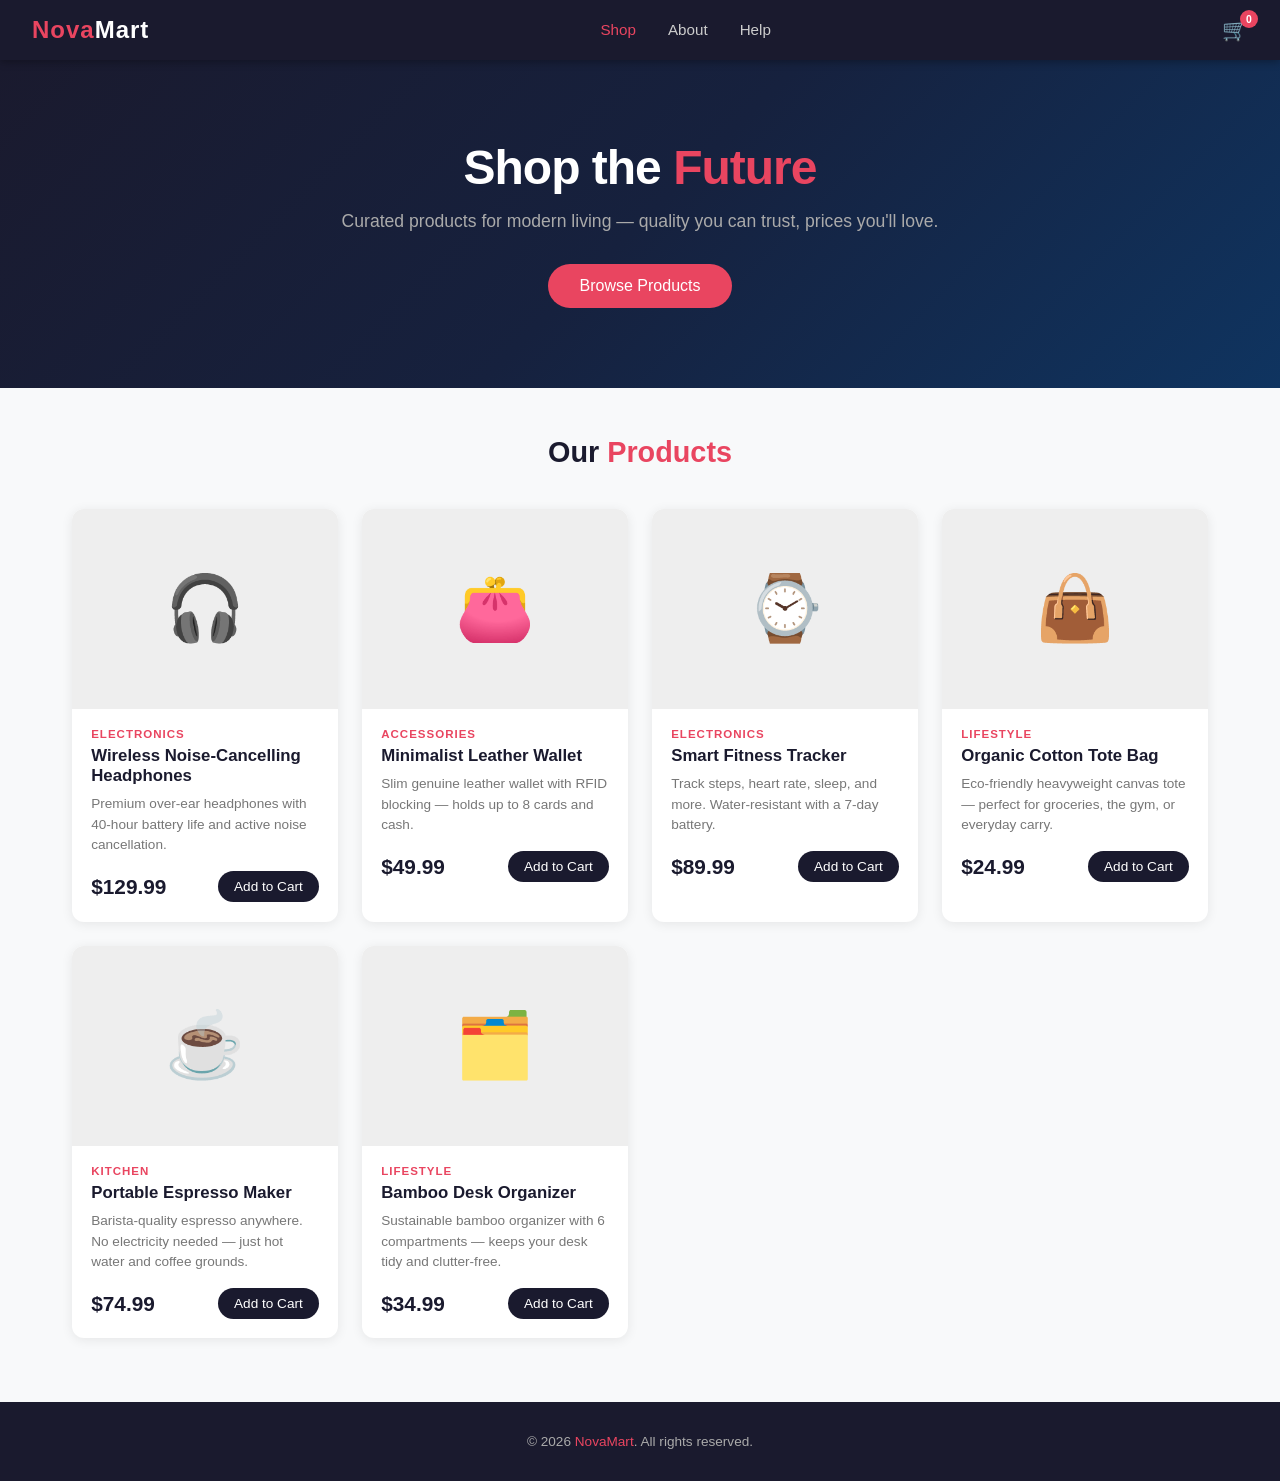
<file: index.html>
<!DOCTYPE html>
<html lang="en">
<head>
  <meta charset="UTF-8" />
  <meta name="viewport" content="width=device-width, initial-scale=1.0" />
  <title>NovaMart — Modern Shopping</title>
  <link rel="stylesheet" href="style.css" />
</head>
<body>

<nav>
  <a class="logo" href="index.html">Nova<span style="color:#fff">Mart</span></a>
  <ul>
    <li><a href="index.html" class="active">Shop</a></li>
    <li><a href="about.html">About</a></li>
    <li><a href="help.html">Help</a></li>
  </ul>
  <div class="cart-icon" onclick="toggleCart()">
    🛒
    <span class="cart-badge" id="cart-count">0</span>
  </div>
</nav>

<section class="hero">
  <h1>Shop the <span>Future</span></h1>
  <p>Curated products for modern living — quality you can trust, prices you'll love.</p>
  <a href="#products" class="hero-btn">Browse Products</a>
</section>

<h2 class="section-title" id="products">Our <span>Products</span></h2>

<div class="products-grid" id="product-grid"></div>

<div class="toast" id="toast"></div>

<footer>
  <p>&copy; 2026 <span>NovaMart</span>. All rights reserved.</p>
</footer>

<script>
  const products = [
    {
      id: 1,
      name: "Wireless Noise-Cancelling Headphones",
      category: "Electronics",
      price: 129.99,
      emoji: "🎧",
      desc: "Premium over-ear headphones with 40-hour battery life and active noise cancellation."
    },
    {
      id: 2,
      name: "Minimalist Leather Wallet",
      category: "Accessories",
      price: 49.99,
      emoji: "👛",
      desc: "Slim genuine leather wallet with RFID blocking — holds up to 8 cards and cash."
    },
    {
      id: 3,
      name: "Smart Fitness Tracker",
      category: "Electronics",
      price: 89.99,
      emoji: "⌚",
      desc: "Track steps, heart rate, sleep, and more. Water-resistant with a 7-day battery."
    },
    {
      id: 4,
      name: "Organic Cotton Tote Bag",
      category: "Lifestyle",
      price: 24.99,
      emoji: "👜",
      desc: "Eco-friendly heavyweight canvas tote — perfect for groceries, the gym, or everyday carry."
    },
    {
      id: 5,
      name: "Portable Espresso Maker",
      category: "Kitchen",
      price: 74.99,
      emoji: "☕",
      desc: "Barista-quality espresso anywhere. No electricity needed — just hot water and coffee grounds."
    },
    {
      id: 6,
      name: "Bamboo Desk Organizer",
      category: "Lifestyle",
      price: 34.99,
      emoji: "🗂️",
      desc: "Sustainable bamboo organizer with 6 compartments — keeps your desk tidy and clutter-free."
    }
  ];

  let cart = [];

  function renderProducts() {
    const grid = document.getElementById('product-grid');
    grid.innerHTML = products.map(p => `
      <div class="card">
        <div class="card-img">${p.emoji}</div>
        <div class="card-body">
          <div class="card-category">${p.category}</div>
          <div class="card-title">${p.name}</div>
          <div class="card-desc">${p.desc}</div>
          <div class="card-footer">
            <span class="price">$${p.price.toFixed(2)}</span>
            <button class="add-btn" onclick="addToCart(${p.id})">Add to Cart</button>
          </div>
        </div>
      </div>
    `).join('');
  }

  function addToCart(id) {
    const product = products.find(p => p.id === id);
    cart.push(product);
    document.getElementById('cart-count').textContent = cart.length;
    showToast(`${product.emoji} "${product.name}" added to cart!`);
  }

  function showToast(msg) {
    const toast = document.getElementById('toast');
    toast.textContent = msg;
    toast.classList.add('show');
    setTimeout(() => toast.classList.remove('show'), 2500);
  }

  renderProducts();
</script>
</body>
</html>
</file>
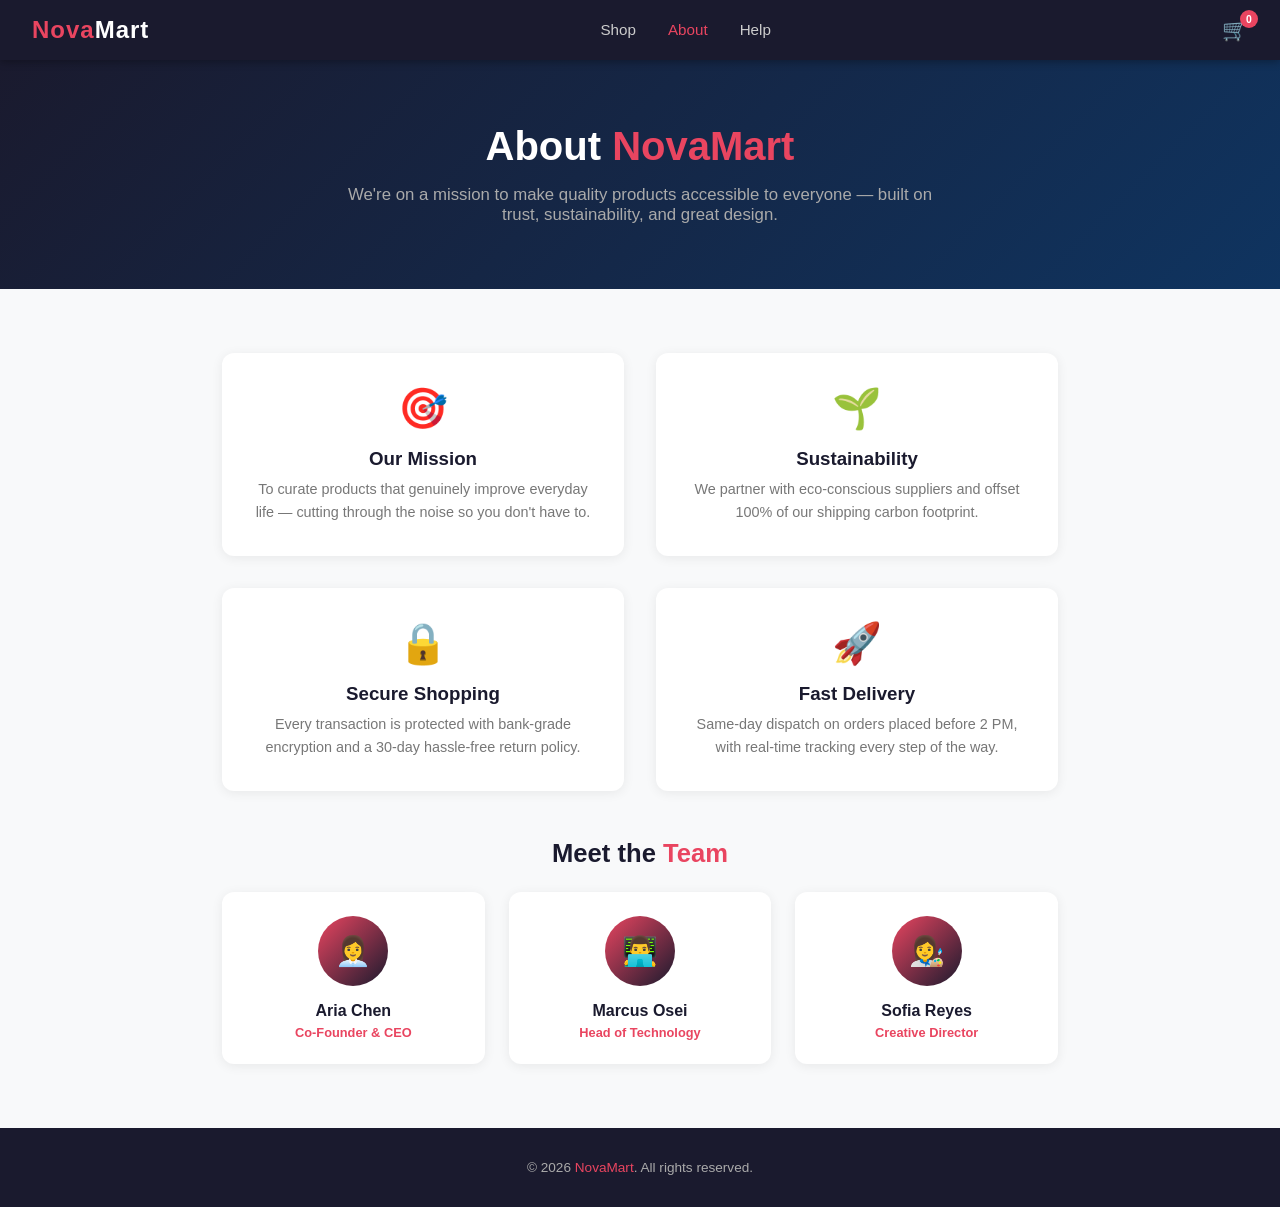
<file: about.html>
<!DOCTYPE html>
<html lang="en">
<head>
  <meta charset="UTF-8" />
  <meta name="viewport" content="width=device-width, initial-scale=1.0" />
  <title>About Us — NovaMart</title>
  <link rel="stylesheet" href="style.css" />
</head>
<body>

<nav>
  <a class="logo" href="index.html">Nova<span style="color:#fff">Mart</span></a>
  <ul>
    <li><a href="index.html">Shop</a></li>
    <li><a href="about.html" class="active">About</a></li>
    <li><a href="help.html">Help</a></li>
  </ul>
  <div class="cart-icon">🛒<span class="cart-badge">0</span></div>
</nav>

<section class="about-hero">
  <h1>About <span style="color:#e94560">NovaMart</span></h1>
  <p>We're on a mission to make quality products accessible to everyone — built on trust, sustainability, and great design.</p>
</section>

<div class="about-content">

  <div class="about-grid">
    <div class="about-box">
      <div class="icon">🎯</div>
      <h3>Our Mission</h3>
      <p>To curate products that genuinely improve everyday life — cutting through the noise so you don't have to.</p>
    </div>
    <div class="about-box">
      <div class="icon">🌱</div>
      <h3>Sustainability</h3>
      <p>We partner with eco-conscious suppliers and offset 100% of our shipping carbon footprint.</p>
    </div>
    <div class="about-box">
      <div class="icon">🔒</div>
      <h3>Secure Shopping</h3>
      <p>Every transaction is protected with bank-grade encryption and a 30-day hassle-free return policy.</p>
    </div>
    <div class="about-box">
      <div class="icon">🚀</div>
      <h3>Fast Delivery</h3>
      <p>Same-day dispatch on orders placed before 2 PM, with real-time tracking every step of the way.</p>
    </div>
  </div>

  <div class="team-section">
    <h2>Meet the <span style="color:#e94560">Team</span></h2>
    <div class="team-grid">
      <div class="team-card">
        <div class="team-avatar">👩‍💼</div>
        <h4>Aria Chen</h4>
        <p>Co-Founder & CEO</p>
      </div>
      <div class="team-card">
        <div class="team-avatar">👨‍💻</div>
        <h4>Marcus Osei</h4>
        <p>Head of Technology</p>
      </div>
      <div class="team-card">
        <div class="team-avatar">👩‍🎨</div>
        <h4>Sofia Reyes</h4>
        <p>Creative Director</p>
      </div>
    </div>
  </div>

</div>

<footer>
  <p>&copy; 2026 <span>NovaMart</span>. All rights reserved.</p>
</footer>

</body>
</html>
</file>
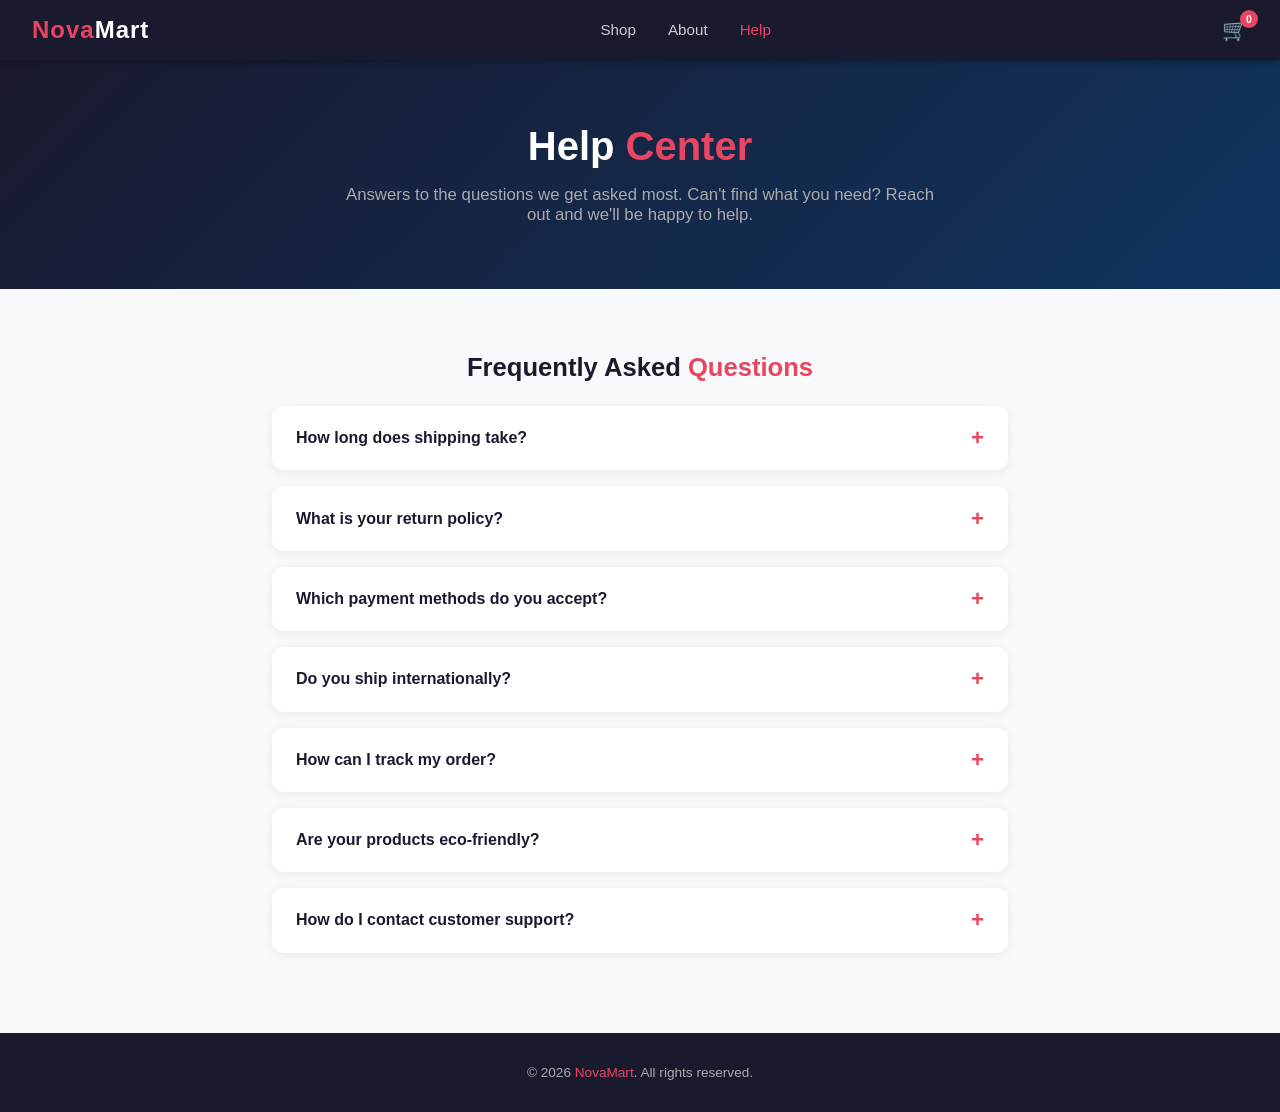
<file: help.html>
<!DOCTYPE html>
<html lang="en">
<head>
  <meta charset="UTF-8" />
  <meta name="viewport" content="width=device-width, initial-scale=1.0" />
  <title>Help & FAQs — NovaMart</title>
  <link rel="stylesheet" href="style.css" />
</head>
<body>

<nav>
  <a class="logo" href="index.html">Nova<span style="color:#fff">Mart</span></a>
  <ul>
    <li><a href="index.html">Shop</a></li>
    <li><a href="about.html">About</a></li>
    <li><a href="help.html" class="active">Help</a></li>
  </ul>
  <div class="cart-icon">🛒<span class="cart-badge">0</span></div>
</nav>

<section class="about-hero">
  <h1>Help <span style="color:#e94560">Center</span></h1>
  <p>Answers to the questions we get asked most. Can't find what you need? Reach out and we'll be happy to help.</p>
</section>

<div class="faq-content">

  <h2 class="faq-heading">Frequently Asked <span>Questions</span></h2>

  <details class="faq-item">
    <summary>How long does shipping take?</summary>
    <p>Orders placed before 2 PM are dispatched the same day. Most deliveries arrive within 3–5 business days, and you'll receive real-time tracking as soon as your order ships.</p>
  </details>

  <details class="faq-item">
    <summary>What is your return policy?</summary>
    <p>We offer a 30-day hassle-free return policy. If you're not completely satisfied, return any item in its original condition within 30 days for a full refund.</p>
  </details>

  <details class="faq-item">
    <summary>Which payment methods do you accept?</summary>
    <p>We accept all major credit and debit cards, as well as popular digital wallets. Every transaction is protected with bank-grade encryption.</p>
  </details>

  <details class="faq-item">
    <summary>Do you ship internationally?</summary>
    <p>Yes! We ship to most countries worldwide. Shipping costs and delivery times vary by destination and are calculated at checkout.</p>
  </details>

  <details class="faq-item">
    <summary>How can I track my order?</summary>
    <p>Once your order ships, we'll email you a tracking link. You can follow your package in real time, every step of the way to your door.</p>
  </details>

  <details class="faq-item">
    <summary>Are your products eco-friendly?</summary>
    <p>Sustainability is at our core. We partner with eco-conscious suppliers and offset 100% of our shipping carbon footprint.</p>
  </details>

  <details class="faq-item">
    <summary>How do I contact customer support?</summary>
    <p>Our support team is available 7 days a week. Email us at <a href="mailto:support@novamart.example">support@novamart.example</a> and we'll get back to you within 24 hours.</p>
  </details>

</div>

<footer>
  <p>&copy; 2026 <span>NovaMart</span>. All rights reserved.</p>
</footer>

</body>
</html>
</file>
<file: style.css>
* {
  margin: 0;
  padding: 0;
  box-sizing: border-box;
}

body {
  font-family: 'Segoe UI', sans-serif;
  background: #f8f9fa;
  color: #333;
}

/* NAV */
nav {
  background: #1a1a2e;
  padding: 1rem 2rem;
  display: flex;
  align-items: center;
  justify-content: space-between;
  position: sticky;
  top: 0;
  z-index: 100;
  box-shadow: 0 2px 8px rgba(0,0,0,0.3);
}

.logo {
  font-size: 1.5rem;
  font-weight: 700;
  color: #e94560;
  text-decoration: none;
  letter-spacing: 1px;
}

nav ul {
  list-style: none;
  display: flex;
  gap: 2rem;
}

nav ul a {
  color: #ccc;
  text-decoration: none;
  font-size: 0.95rem;
  transition: color 0.2s;
}

nav ul a:hover, nav ul a.active {
  color: #e94560;
}

.cart-icon {
  position: relative;
  cursor: pointer;
  color: #ccc;
  font-size: 1.3rem;
  transition: color 0.2s;
}

.cart-icon:hover { color: #e94560; }

.cart-badge {
  position: absolute;
  top: -8px;
  right: -10px;
  background: #e94560;
  color: white;
  border-radius: 50%;
  width: 18px;
  height: 18px;
  font-size: 0.65rem;
  display: flex;
  align-items: center;
  justify-content: center;
  font-weight: 700;
}

/* HERO */
.hero {
  background: linear-gradient(135deg, #1a1a2e 0%, #16213e 50%, #0f3460 100%);
  color: white;
  text-align: center;
  padding: 5rem 2rem;
}

.hero h1 {
  font-size: 3rem;
  margin-bottom: 1rem;
  letter-spacing: -1px;
}

.hero h1 span { color: #e94560; }

.hero p {
  font-size: 1.1rem;
  color: #aaa;
  margin-bottom: 2rem;
}

.hero-btn {
  background: #e94560;
  color: white;
  padding: 0.8rem 2rem;
  border: none;
  border-radius: 30px;
  font-size: 1rem;
  cursor: pointer;
  text-decoration: none;
  transition: transform 0.2s, box-shadow 0.2s;
  display: inline-block;
}

.hero-btn:hover {
  transform: translateY(-2px);
  box-shadow: 0 6px 20px rgba(233,69,96,0.4);
}

/* PRODUCTS */
.section-title {
  text-align: center;
  padding: 3rem 1rem 1.5rem;
  font-size: 1.8rem;
  color: #1a1a2e;
}

.section-title span { color: #e94560; }

.products-grid {
  display: grid;
  grid-template-columns: repeat(auto-fill, minmax(260px, 1fr));
  gap: 1.5rem;
  max-width: 1200px;
  margin: 0 auto;
  padding: 1rem 2rem 4rem;
}

.card {
  background: white;
  border-radius: 12px;
  overflow: hidden;
  box-shadow: 0 2px 12px rgba(0,0,0,0.08);
  transition: transform 0.25s, box-shadow 0.25s;
}

.card:hover {
  transform: translateY(-5px);
  box-shadow: 0 8px 30px rgba(0,0,0,0.15);
}

.card-img {
  width: 100%;
  height: 200px;
  object-fit: cover;
  background: #eee;
  display: flex;
  align-items: center;
  justify-content: center;
  font-size: 4rem;
}

.card-body {
  padding: 1.2rem;
}

.card-category {
  font-size: 0.72rem;
  text-transform: uppercase;
  letter-spacing: 1px;
  color: #e94560;
  font-weight: 600;
  margin-bottom: 0.4rem;
}

.card-title {
  font-size: 1.05rem;
  font-weight: 700;
  margin-bottom: 0.5rem;
  color: #1a1a2e;
}

.card-desc {
  font-size: 0.85rem;
  color: #777;
  line-height: 1.5;
  margin-bottom: 1rem;
}

.card-footer {
  display: flex;
  align-items: center;
  justify-content: space-between;
}

.price {
  font-size: 1.3rem;
  font-weight: 700;
  color: #1a1a2e;
}

.add-btn {
  background: #1a1a2e;
  color: white;
  border: none;
  padding: 0.5rem 1rem;
  border-radius: 20px;
  cursor: pointer;
  font-size: 0.85rem;
  transition: background 0.2s;
}

.add-btn:hover { background: #e94560; }

/* TOAST */
.toast {
  position: fixed;
  bottom: 2rem;
  right: 2rem;
  background: #1a1a2e;
  color: white;
  padding: 0.8rem 1.5rem;
  border-radius: 8px;
  font-size: 0.9rem;
  transform: translateY(100px);
  opacity: 0;
  transition: all 0.3s;
  z-index: 999;
  border-left: 4px solid #e94560;
}

.toast.show {
  transform: translateY(0);
  opacity: 1;
}

/* ABOUT PAGE */
.about-hero {
  background: linear-gradient(135deg, #1a1a2e, #0f3460);
  color: white;
  text-align: center;
  padding: 4rem 2rem;
}

.about-hero h1 { font-size: 2.5rem; margin-bottom: 1rem; }
.about-hero p { color: #aaa; font-size: 1.05rem; max-width: 600px; margin: 0 auto; }

.about-content {
  max-width: 900px;
  margin: 0 auto;
  padding: 4rem 2rem;
}

.about-grid {
  display: grid;
  grid-template-columns: 1fr 1fr;
  gap: 2rem;
  margin-bottom: 3rem;
}

@media (max-width: 600px) {
  .about-grid { grid-template-columns: 1fr; }
  .hero h1 { font-size: 2rem; }
}

.about-box {
  background: white;
  border-radius: 12px;
  padding: 2rem;
  box-shadow: 0 2px 12px rgba(0,0,0,0.07);
  text-align: center;
}

.about-box .icon { font-size: 2.5rem; margin-bottom: 1rem; }
.about-box h3 { color: #1a1a2e; margin-bottom: 0.5rem; }
.about-box p { color: #777; font-size: 0.9rem; line-height: 1.6; }

.team-section h2 {
  font-size: 1.6rem;
  color: #1a1a2e;
  margin-bottom: 1.5rem;
  text-align: center;
}

.team-grid {
  display: grid;
  grid-template-columns: repeat(3, 1fr);
  gap: 1.5rem;
}

@media (max-width: 600px) {
  .team-grid { grid-template-columns: 1fr; }
}

.team-card {
  background: white;
  border-radius: 12px;
  padding: 1.5rem;
  text-align: center;
  box-shadow: 0 2px 12px rgba(0,0,0,0.07);
}

.team-avatar {
  width: 70px;
  height: 70px;
  border-radius: 50%;
  background: linear-gradient(135deg, #e94560, #1a1a2e);
  display: flex;
  align-items: center;
  justify-content: center;
  font-size: 1.8rem;
  margin: 0 auto 1rem;
}

.team-card h4 { color: #1a1a2e; margin-bottom: 0.3rem; }
.team-card p { font-size: 0.8rem; color: #e94560; font-weight: 600; }

/* HELP / FAQ PAGE */
.faq-content {
  max-width: 800px;
  margin: 0 auto;
  padding: 4rem 2rem;
}

.faq-heading {
  font-size: 1.6rem;
  color: #1a1a2e;
  margin-bottom: 1.5rem;
  text-align: center;
}

.faq-heading span { color: #e94560; }

.faq-item {
  background: white;
  border-radius: 12px;
  padding: 1.2rem 1.5rem;
  margin-bottom: 1rem;
  box-shadow: 0 2px 12px rgba(0,0,0,0.07);
}

.faq-item summary {
  font-weight: 700;
  color: #1a1a2e;
  cursor: pointer;
  list-style: none;
  display: flex;
  align-items: center;
  justify-content: space-between;
}

.faq-item summary::-webkit-details-marker { display: none; }

.faq-item summary::after {
  content: '+';
  color: #e94560;
  font-size: 1.4rem;
  font-weight: 700;
  margin-left: 1rem;
  transition: transform 0.2s;
}

.faq-item[open] summary::after {
  transform: rotate(45deg);
}

.faq-item p {
  color: #777;
  font-size: 0.9rem;
  line-height: 1.6;
  margin-top: 0.8rem;
}

.faq-item a { color: #e94560; }

/* FOOTER */
footer {
  background: #1a1a2e;
  color: #aaa;
  text-align: center;
  padding: 2rem;
  font-size: 0.85rem;
}

footer span { color: #e94560; }
</file>
